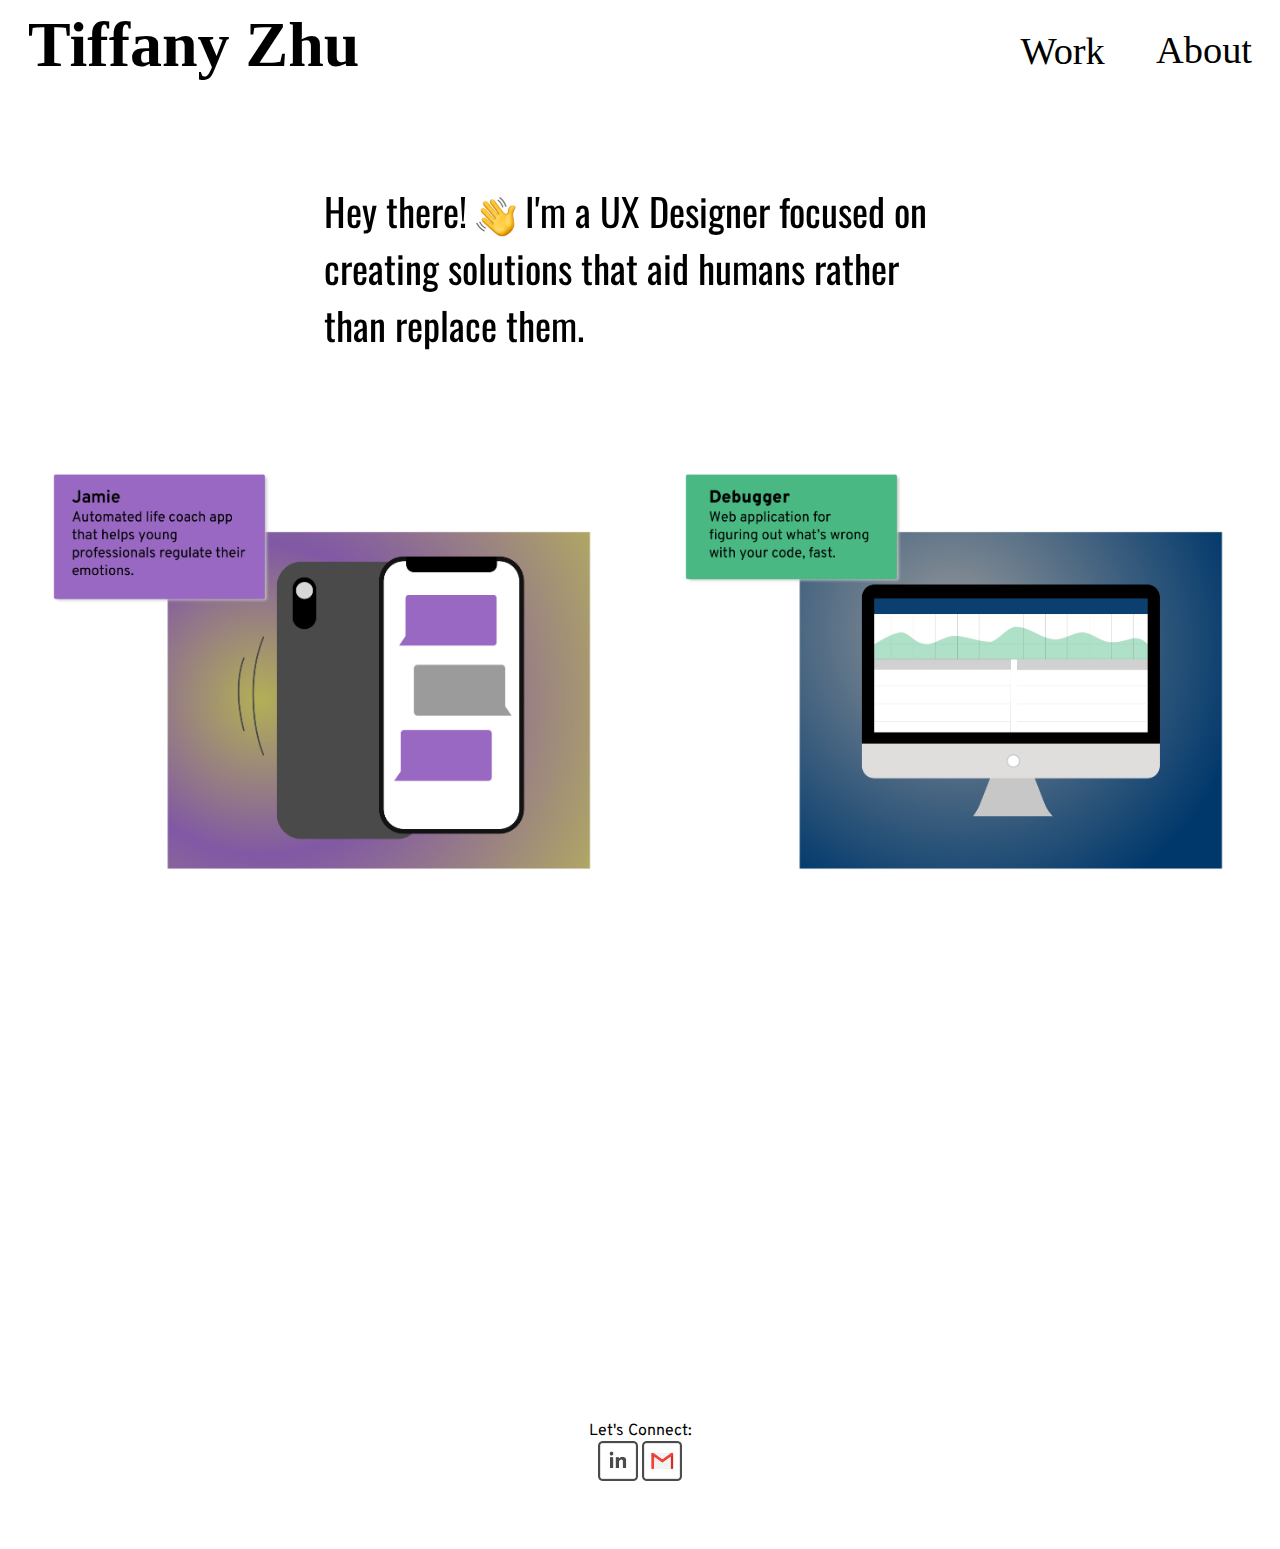
<file: index.html>
<!DOCTYPE html>
<html lang="en">
<head>
    <meta charset="utf-8">
    <meta http-equiv="X-UA-Compatible" content="IE=edge">
    <meta name="viewport" content="width=device-width, initial-scale=1, shrink-to-fit=no">
    <title>Tiffany Zhu</title>


    <link href="https://fonts.googleapis.com/css?family=Oswald|Overpass|Permanent+Marker" rel="stylesheet">

    <link href="https://unpkg.com/aos@2.3.1/dist/aos.css" rel="stylesheet">

    <script src="https://unpkg.com/aos@2.3.1/dist/aos.js"></script>

    <link rel="stylesheet" type="text/css" href="assets/stylesheet.css">

</head>

<body onload="initAOS()">

    <a href="">
        <div class="name-title">Tiffany Zhu</div>
    </a>
    <div class="navbar">
        <div class="dropdown">
        <button class="dropbtn">Work</button>
            <div class="dropdown-content">
              <a href="knowyourself/knowyourself.html">Jamie</a>
              <a href="debugger/debugger.html">Debugger</a>
              <a href="#">Chronicle</a>
            </div>
        </div>
        <a href="otherpages/about.html">
            <div>About</div>
        </a>
    </div>




    <div class="tagline" data-aos="fade-up">Hey there! <img src="images/general/waving-hand.png" class="emoji"> I'm a UX Designer focused on creating solutions that aid humans rather than replace them.</div>

    <div class="project-wrapper">

        <div data-aos="fade-up"><a href="knowyourself/knowyourself.html"><img src="images/knowyourself/knowyourself.png" class="project" class="item"></a></div>

        <div data-aos="fade-up"><a href="debugger/debugger.html"><img src="images/debugger/debugger-icon.png" class="project" class="item"></a></div>

        <div data-aos="fade-up"><a href=""><img src="images/general/chronicle.png" class="project" class="item"></a></div>

    </div>

    <div class="connect">
        <div>Let's Connect:</div>
        <a href="https://www.linkedin.com/in/tiffanyzhu" target="_blank"><img src="images/general/linkedin.png" id="icon1"></a>
        <a href="<a href="mailto:tiffanyzhu729@gmail.com" target="_blank"><img src="images/general/gmail.png" id="icon2"></a>
    </div>

        <br>
        <br>
        <br>
  </body>


<script type="text/javascript" src="assets/main.js"></script>

</html>
</file>
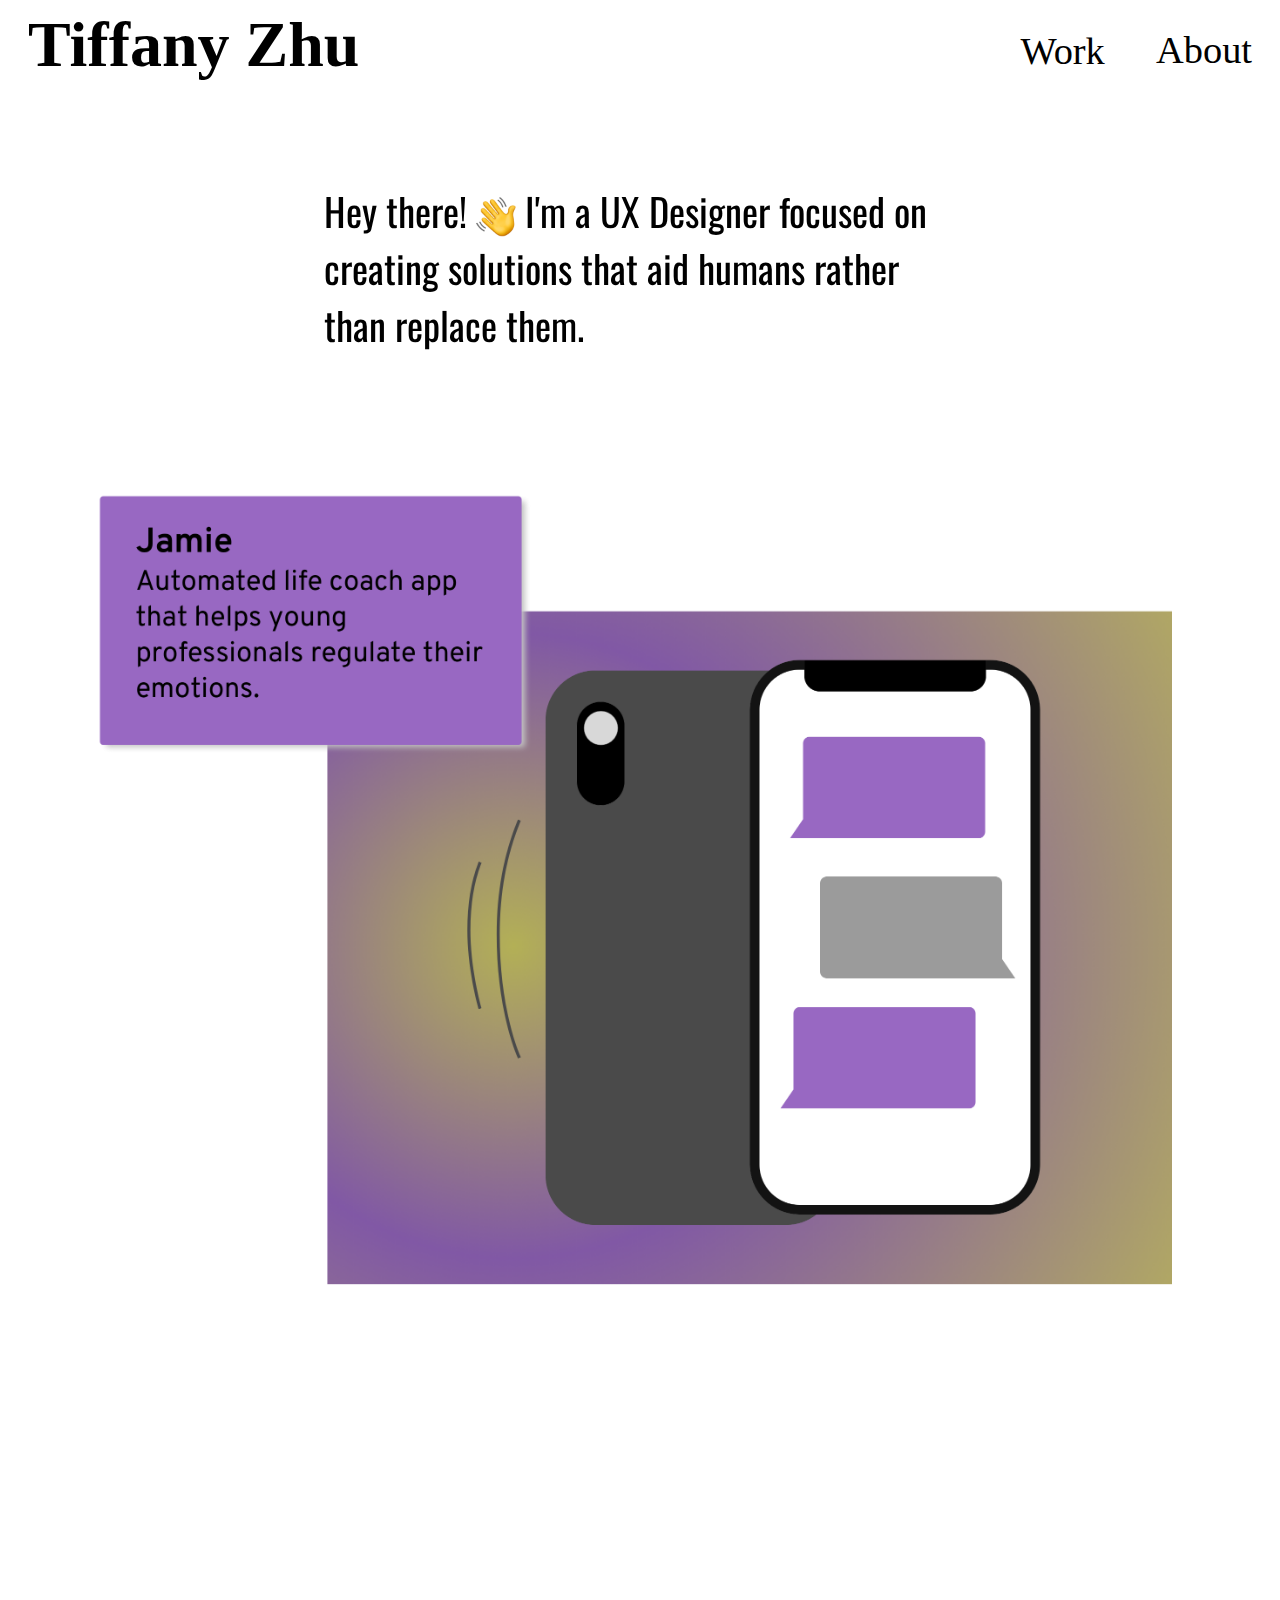
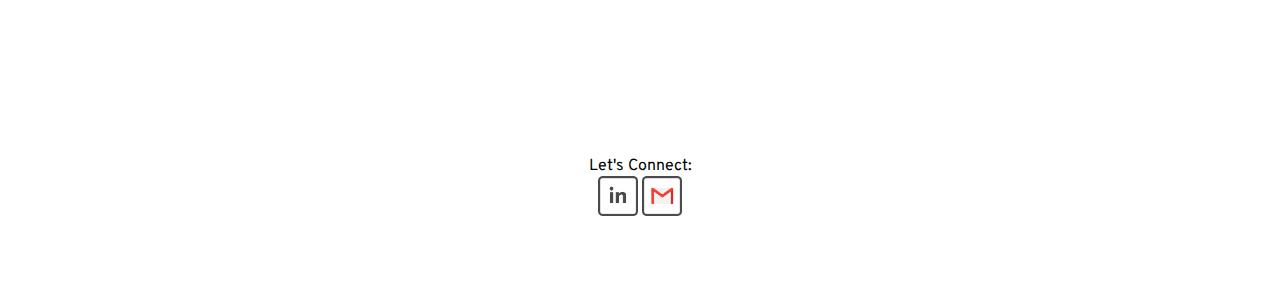
<file: otherpages/index.html>
<!DOCTYPE html>
<html lang="en">
<head>
    <meta charset="utf-8">
    <meta http-equiv="X-UA-Compatible" content="IE=edge">
    <meta name="viewport" content="width=device-width, initial-scale=1, shrink-to-fit=no">
    <title>Tiffany Zhu</title>


    <link href="https://fonts.googleapis.com/css?family=Oswald|Overpass|Permanent+Marker" rel="stylesheet">

    <link href="https://unpkg.com/aos@2.3.1/dist/aos.css" rel="stylesheet">

    <script src="https://unpkg.com/aos@2.3.1/dist/aos.js"></script>

    <link rel="stylesheet" type="text/css" href="../assets/stylesheet.css">

</head>

<body onload="initAOS()">

    <a href="">
        <div class="name-title">Tiffany Zhu</div>
    </a>
    <div class="navbar">
        <div class="dropdown">
        <button class="dropbtn">Work</button>
            <div class="dropdown-content">
              <a href="../knowyourself/knowyourself.html">Project Know Yourself</a>
              <a href="../debugger/debugger.html">Debugger</a>
              <a href="#">Chronicle</a>
            </div>
        </div>
        <a href="../otherpages/about.html">
            <div>About</div>
        </a>
    </div>




    <div class="tagline" data-aos="fade-up">Hey there! <img src="../images/general/waving-hand.png" class="emoji"> I'm a UX Designer focused on creating solutions that aid humans rather than replace them.</div>


    <div data-aos="fade-up"><a href="../knowyourself/knowyourself.html"><img src="../images/knowyourself/knowyourself.png" class="project" class="item"></a></div>

    <div data-aos="fade-up"><a href="../debugger/debugger.html"><img src="../images/debugger/debugger-icon.png" class="project" class="item"></a></div>

    <div data-aos="fade-up"><a href=""><img src="../images/general/chronicle.png" class="project" class="item"></a></div>

    <div class="connect">
        <div>Let's Connect:</div>
        <a href="https://www.linkedin.com/in/tiffanyzhu" target="_blank"><img src="../images/general/linkedin.png" id="icon1"></a>
        <a href="<a href="mailto:tiffanyzhu729@gmail.com" target="_blank"><img src="../images/general/gmail.png" id="icon2"></a>
    </div>

        <br>
        <br>
        <br>
  </body>


<script type="text/javascript" src="../assets/main.js"></script>

</html>
</file>
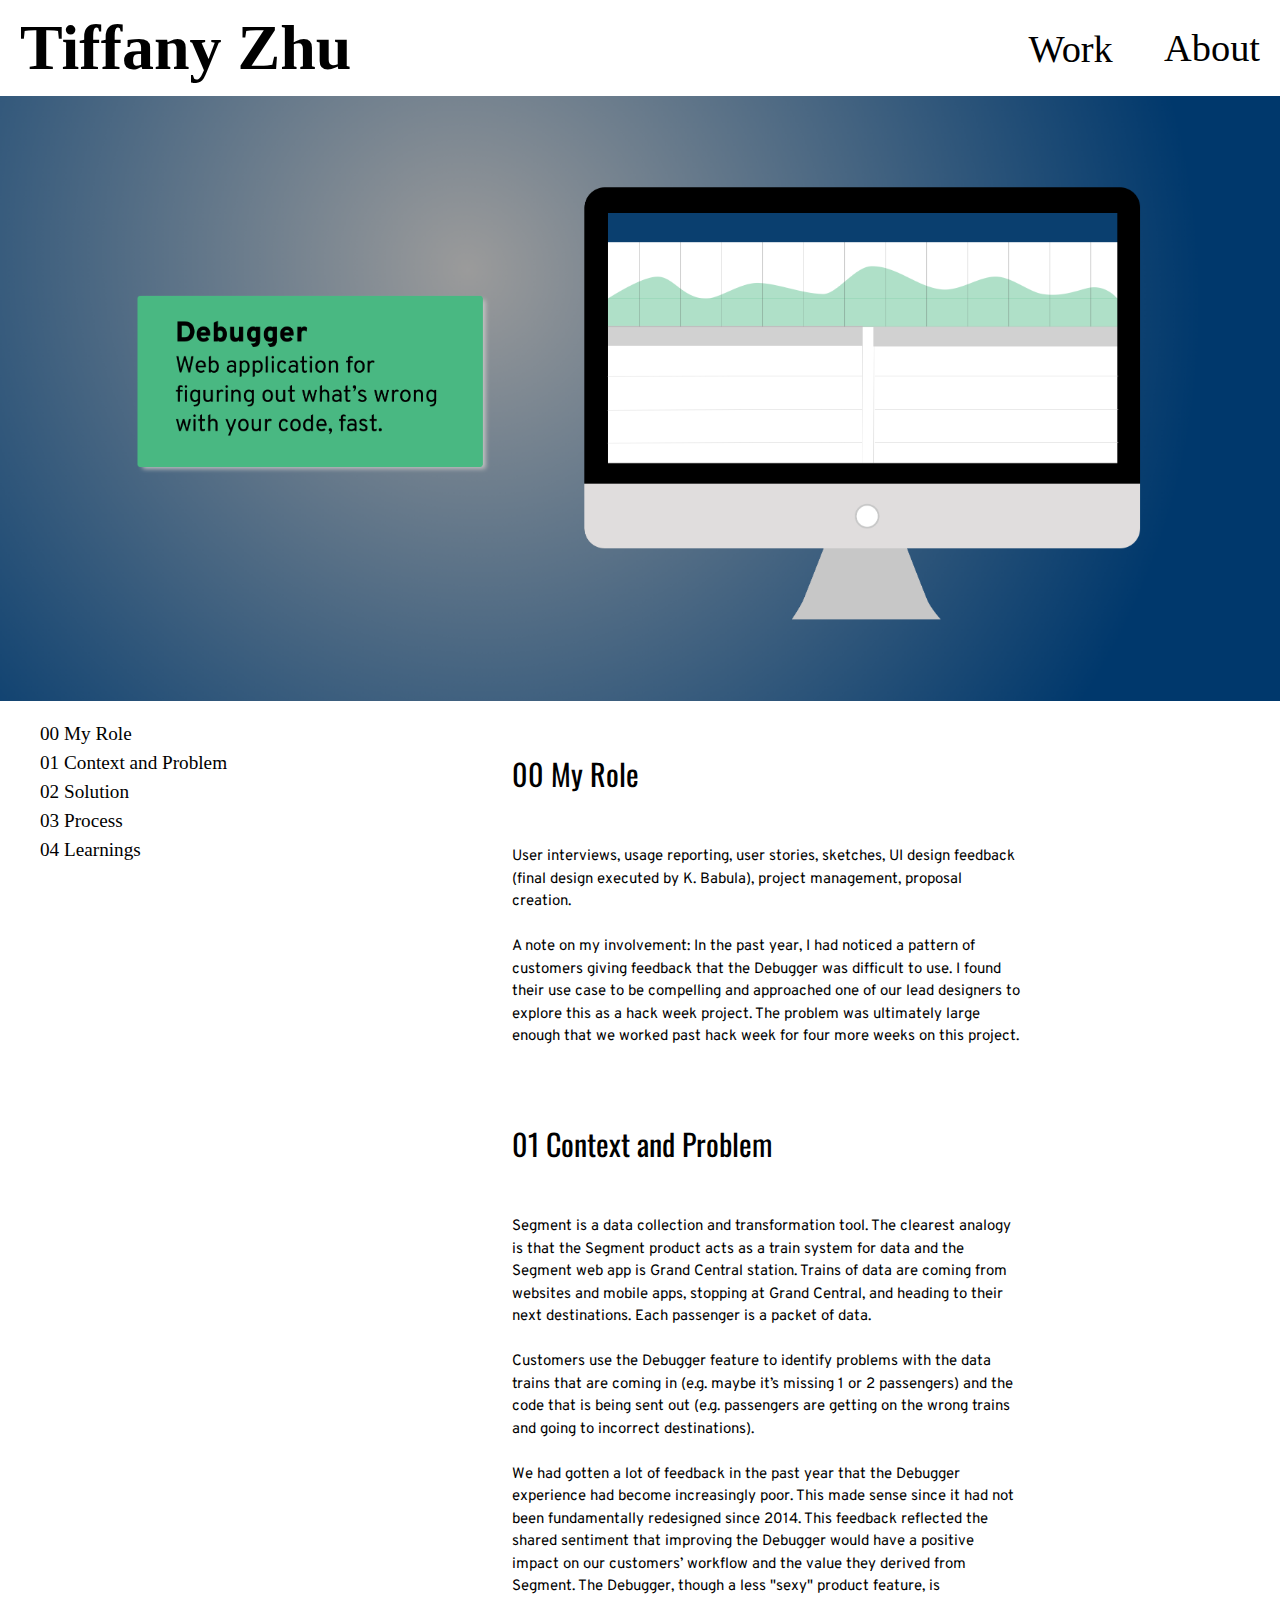
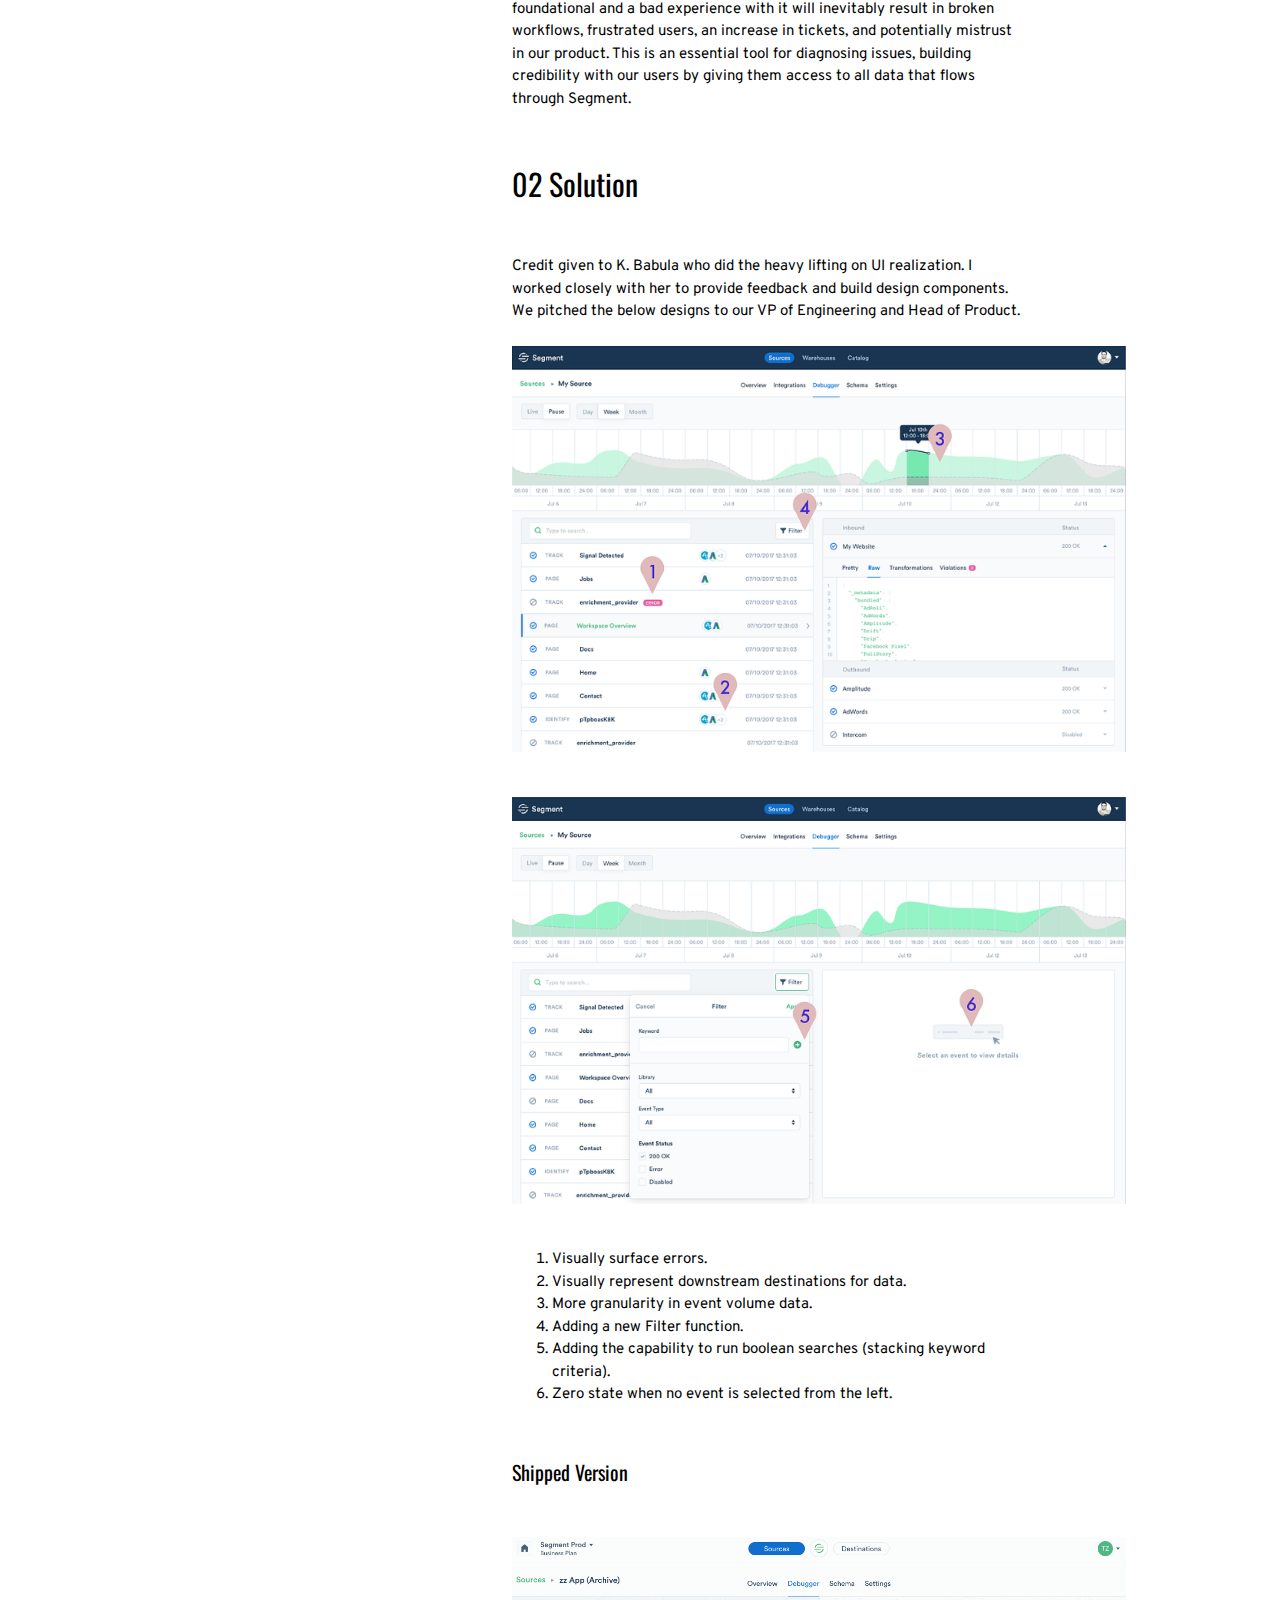
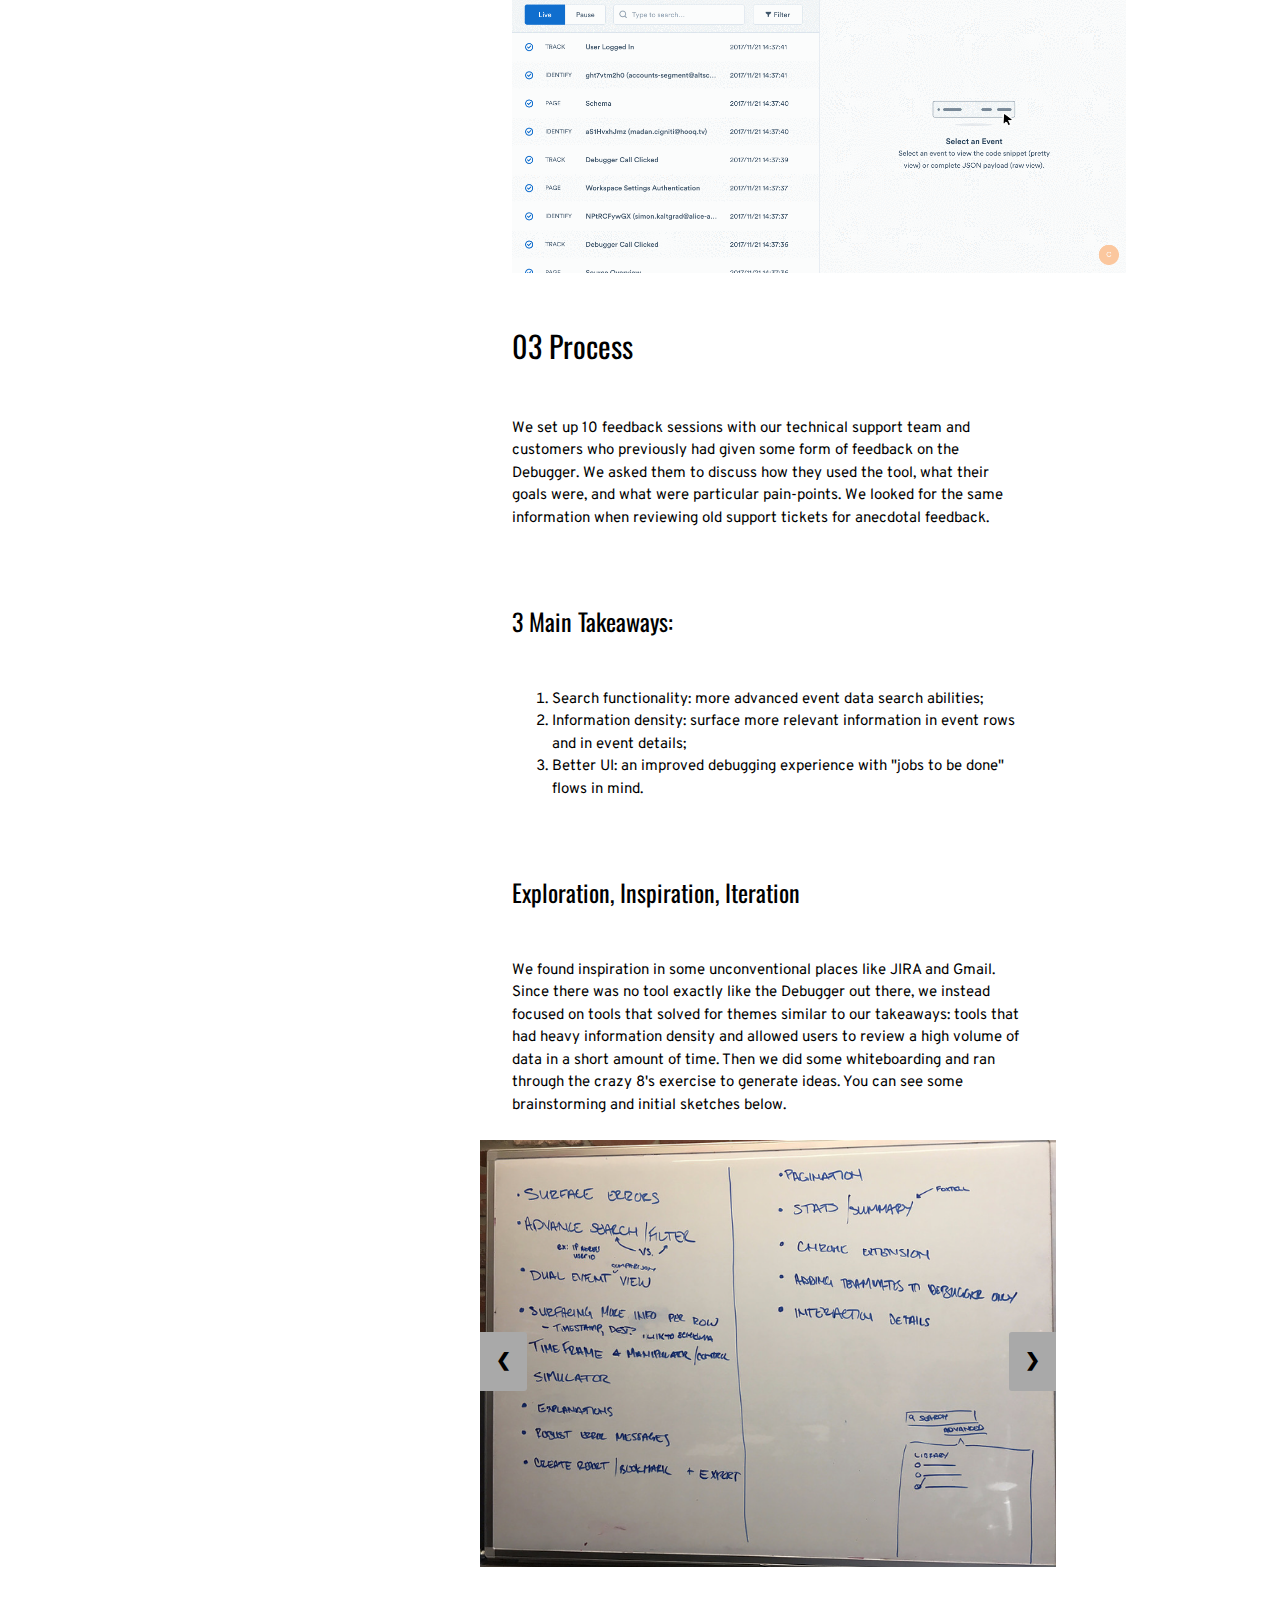
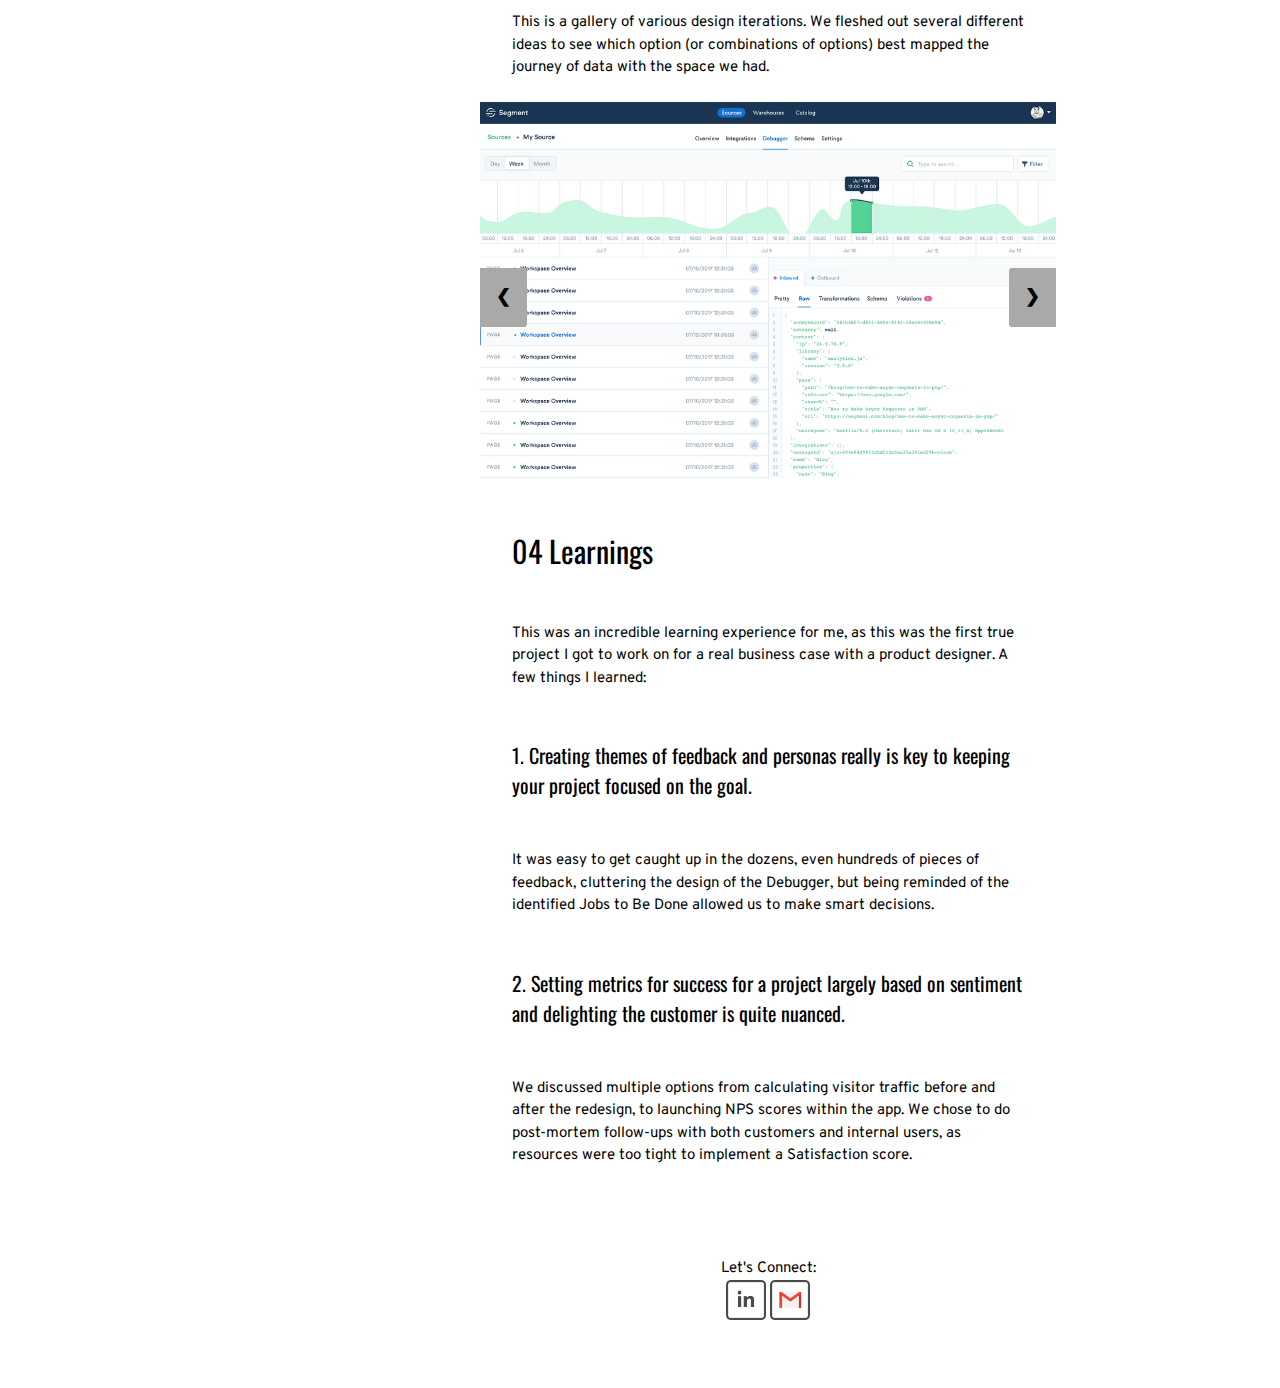
<file: debugger/debugger.html>
<!DOCTYPE html>
<html lang="en">
  <head>
    <meta charset="utf-8">
    <meta http-equiv="X-UA-Compatible" content="IE=edge">
    <meta name="viewport" content="width=device-width, initial-scale=1, shrink-to-fit=no">
    <title>Debugger - Tiffany Zhu</title>

    <link href="https://fonts.googleapis.com/css?family=Oswald|Overpass|Permanent+Marker" rel="stylesheet">

<script src="https://code.jquery.com/jquery-3.3.1.min.js" crossorigin="anonymous"></script>

<link rel="stylesheet" href="https://www.w3schools.com/w3css/4/w3.css">

<link rel="stylesheet" type="text/css" href="../assets/stylesheet.css">

</head>


  <body>

    <a href="../index.html"><div class="name-title">Tiffany Zhu</div></a>
        <div class="navbar">
        <div class="dropdown">
        <button class="dropbtn">Work</button>
            <div class="dropdown-content">
              <a href="../knowyourself/knowyourself.html">Jamie</a>
              <a href="../debugger/debugger.html">Debugger</a>
              <a href="#">Chronicle</a>
            </div>
        </div>
        <a href="../otherpages/about.html">
            <div>About</div>
        </a>
    </div>

    <img src="../images/debugger/debugger-hero.png" class="hero-image">

    <div id="page-wrap">
        <div id="sidebar" class="sticky-top">
            <ul>
                <li><a href="#my-role">00 My Role</a></li>
                <li><a href="#context-problem">01 Context and Problem</a></li>
                <li><a href="#solution">02 Solution</a></li>
                <li><a href="#process">03 Process</a></li>
                <li><a href="#learnings">04 Learnings</a></li>
            </ul>
        </div>

        <div id="content">
            <h2 id="my-role">
                00 My Role
            </h2>

                <p>
                User interviews, usage reporting, user stories, sketches, UI design feedback (final design executed by K. Babula), project management, proposal creation.
                </p>
                <br>
                <p>
                A note on my involvement: In the past year, I had noticed a pattern of customers giving feedback that the Debugger was difficult to use. I found their use case to be compelling and approached one of our lead designers to explore this as a hack week project. The problem was ultimately large enough that we worked past hack week for four more weeks on this project.
                </p>
                <br>

            <h2 id="context-problem">
                01 Context and Problem
            </h2>

            <p>
                Segment is a data collection and transformation tool. The clearest analogy is that the Segment product acts as a train system for data and the Segment web app is Grand Central station. Trains of data are coming from websites and mobile apps, stopping at Grand Central, and heading to their next destinations. Each passenger is a packet of data.
            </p>
            <br>
            <p>
                Customers use the Debugger feature to identify problems with the data trains that are coming in (e.g. maybe it’s missing 1 or 2 passengers) and the code that is being sent out (e.g. passengers are getting on the wrong trains and going to incorrect destinations).
            </p>
            <br>
            <p>
                We had gotten a lot of feedback in the past year that the Debugger experience had become increasingly poor. This made sense since it had not been fundamentally redesigned since 2014. This feedback reflected the shared sentiment that improving the Debugger would have a positive impact on our customers’ workflow and the value they derived from Segment. The Debugger, though a less "sexy" product feature, is foundational and a bad experience with it will inevitably result in broken workflows, frustrated users, an increase in tickets, and potentially mistrust in our product. This is an essential tool for diagnosing issues, building credibility with our users by giving them access to all data that flows through Segment.
            </p>
            <h2 id="solution">
                02 Solution
            </h2>

            <p>
                Credit given to K. Babula who did the heavy lifting on UI realization. I worked closely with her to provide feedback and build design components. We pitched the below designs to our VP of Engineering and Head of Product.
                <br>
                <br>
                <img src="../images/debugger/debugger-solution-1.png" class="image">
                <br>
                <br>
                <br>
                <img src="../images/debugger/debugger-solution-2.png" class="image">
                </p>
                <br>






<!--      <div class="w3-content w3-display-container">
        <img class="mySlides" src="../images/debugger/debugger-solution-1.png">
        <img class="mySlides" src="../images/debugger/debugger-solution-2.png">

        <button class="w3-button w3-black w3-display-left" onclick="plusDivs(-1)">&#10094;</button>
        <button class="w3-button w3-black w3-display-right" onclick="plusDivs(1)">&#10095;</button>
      </div>-->


            <br>
            <ol>
              <li>Visually surface errors.</li>
              <li>Visually represent downstream destinations for data.</li>
              <li>More granularity in event volume data.</li>
              <li>Adding a new Filter function.</li>
              <li>Adding the capability to run boolean searches (stacking keyword criteria).</li>
              <li>Zero state when no event is selected from the left.</li>
            </ol>

            <h4>Shipped Version</h4>
              <p><img src="../images/debugger/shipped.gif" class="image"> </p>


            <h2 id="process">
                03 Process
            </h2>

            <p>
                We set up 10 feedback sessions with our technical support team and customers who previously had given some form of feedback on the Debugger. We asked them to discuss how they used the tool, what their goals were, and what were particular pain-points. We looked for the same information when reviewing old support tickets for anecdotal feedback.
            </p>
            <br>
            <h3>3 Main Takeaways:</h3>
            <p>
               <ol>
                  <li>Search functionality: more advanced event data search abilities;</li>
                  <li>Information density: surface more relevant information in event rows and in event details;</li>
                  <li>Better UI: an improved debugging experience with "jobs to be done" flows in mind.</li>
               </ol>
           </p>
            <br>
            <h3>Exploration, Inspiration, Iteration</h3>
            <p>
               We found inspiration in some unconventional places like JIRA and Gmail. Since there was no tool exactly like the Debugger out there, we instead focused on tools that solved for themes similar to our takeaways: tools that had heavy information density and allowed users to review a high volume of data in a short amount of time. Then we did some whiteboarding and ran through the crazy 8's exercise to generate ideas. You can see some brainstorming and initial sketches below.
           </p>
            <br>

      <!-- Slideshow container -->
      <div class="slideshow-container">
        <div class="mySlides1">
          <img src="../images/debugger/debugger-process-1.png" style="width:100%">
        </div>

        <div class="mySlides1">
          <img src="../images/debugger/debugger-process-2.png" style="width:100%">
        </div>

        <div class="mySlides1">
          <img src="../images/debugger/debugger-process-3.png" style="width:100%">
        </div>

        <div class="mySlides1">
          <img src="../images/debugger/debugger-process-4.png" style="width:100%">
        </div>

  <a class="prev" onclick="plusSlides(-1, 0)">&#10094;</a>
  <a class="next" onclick="plusSlides(1, 0)">&#10095;</a>
      </div>

        <br>
        <br>
        <p>
        This is a gallery of various design iterations. We fleshed out several different ideas to see which option (or combinations of options) best mapped the journey of data with the space we had.
       </p>
        <br>

      <!-- Slideshow container -->
      <div class="slideshow-container">
        <div class="mySlides2">
          <img src="../images/debugger/debugger-iteration-1.png" style="width:100%">
        </div>

        <div class="mySlides2">
          <img src="../images/debugger/debugger-iteration-2.png" style="width:100%">
        </div>

        <div class="mySlides2">
          <img src="../images/debugger/debugger-iteration-3.png" style="width:100%">
        </div>

        <div class="mySlides2">
          <img src="../images/debugger/debugger-iteration-4.png" style="width:100%">
        </div>

        <a class="prev" onclick="plusSlides(-1, 1)">&#10094;</a>
        <a class="next" onclick="plusSlides(1, 1)">&#10095;</a>
      </div>

            <h2 id="learnings">
                04 Learnings
            </h2>

            <p>
                This was an incredible learning experience for me, as this was the first true project I got to work on for a real business case with a product designer. A few things I learned:
            </p>
            <h4>1. Creating themes of feedback and personas really is key to keeping your project focused on the goal.</h4>
            <p>
                It was easy to get caught up in the dozens, even hundreds of pieces of feedback, cluttering the design of the Debugger, but being reminded of the identified Jobs to Be Done allowed us to make smart decisions.
            </p>
            <h4>2. Setting metrics for success for a project largely based on sentiment and delighting the customer is quite nuanced.</h4>
            <p>
                We discussed multiple options from calculating visitor traffic before and after the redesign, to launching NPS scores within the app. We chose to do post-mortem follow-ups with both customers and internal users, as resources were too tight to implement a Satisfaction score.
            </p>
            <br>
            <br>
            <br>
            <br>

    <div class="connect">
        <div>Let's Connect:</div>
        <a href="https://www.linkedin.com/in/tiffanyzhu" target="_blank"><img src="../images/general/linkedin.png" id="icon1"></a>
        <a href="<a href="mailto:tiffanyzhu729@gmail.com" target="_blank"><img src="../images/general/gmail.png" id="icon2"></a>
    </div>
          <br>
          <br>
          <br>
        </div>

    </div>

<script type="text/javascript" src="../assets/main.js"></script>



  </body>


</html>
</file>
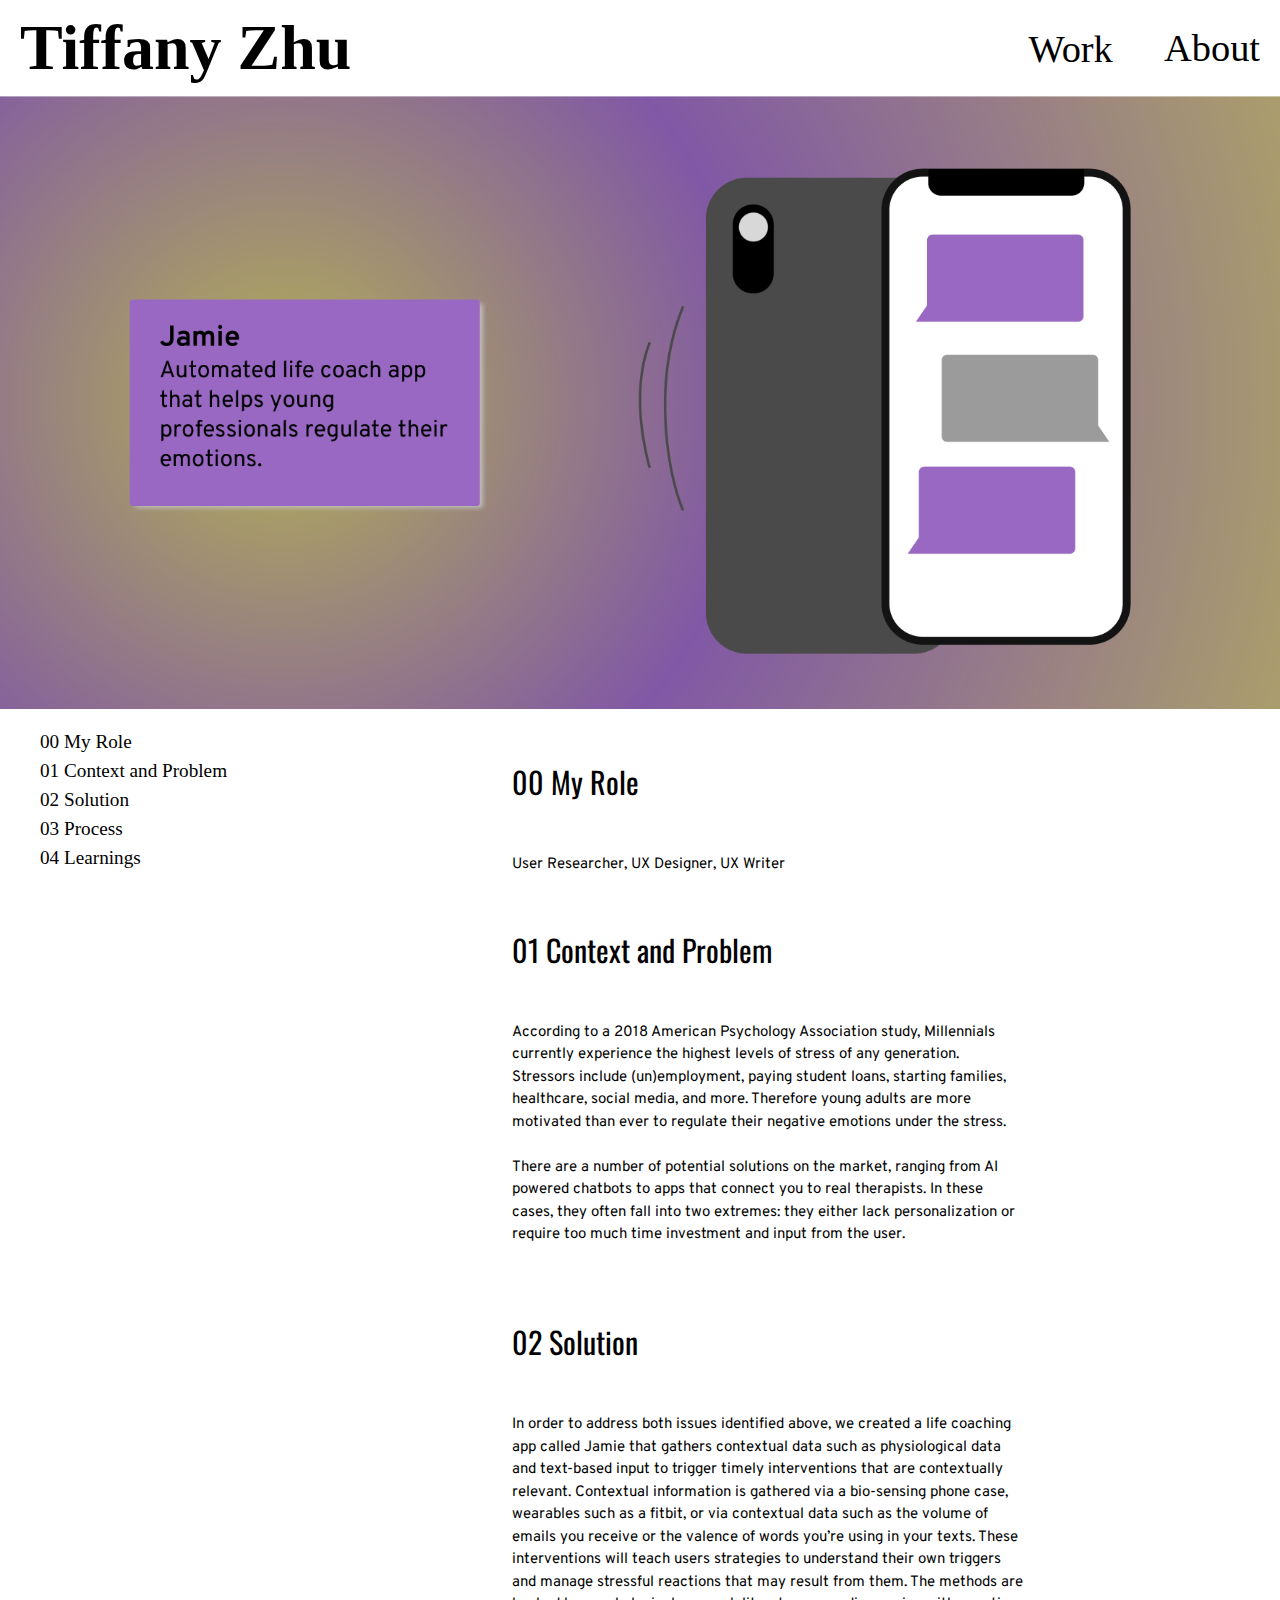
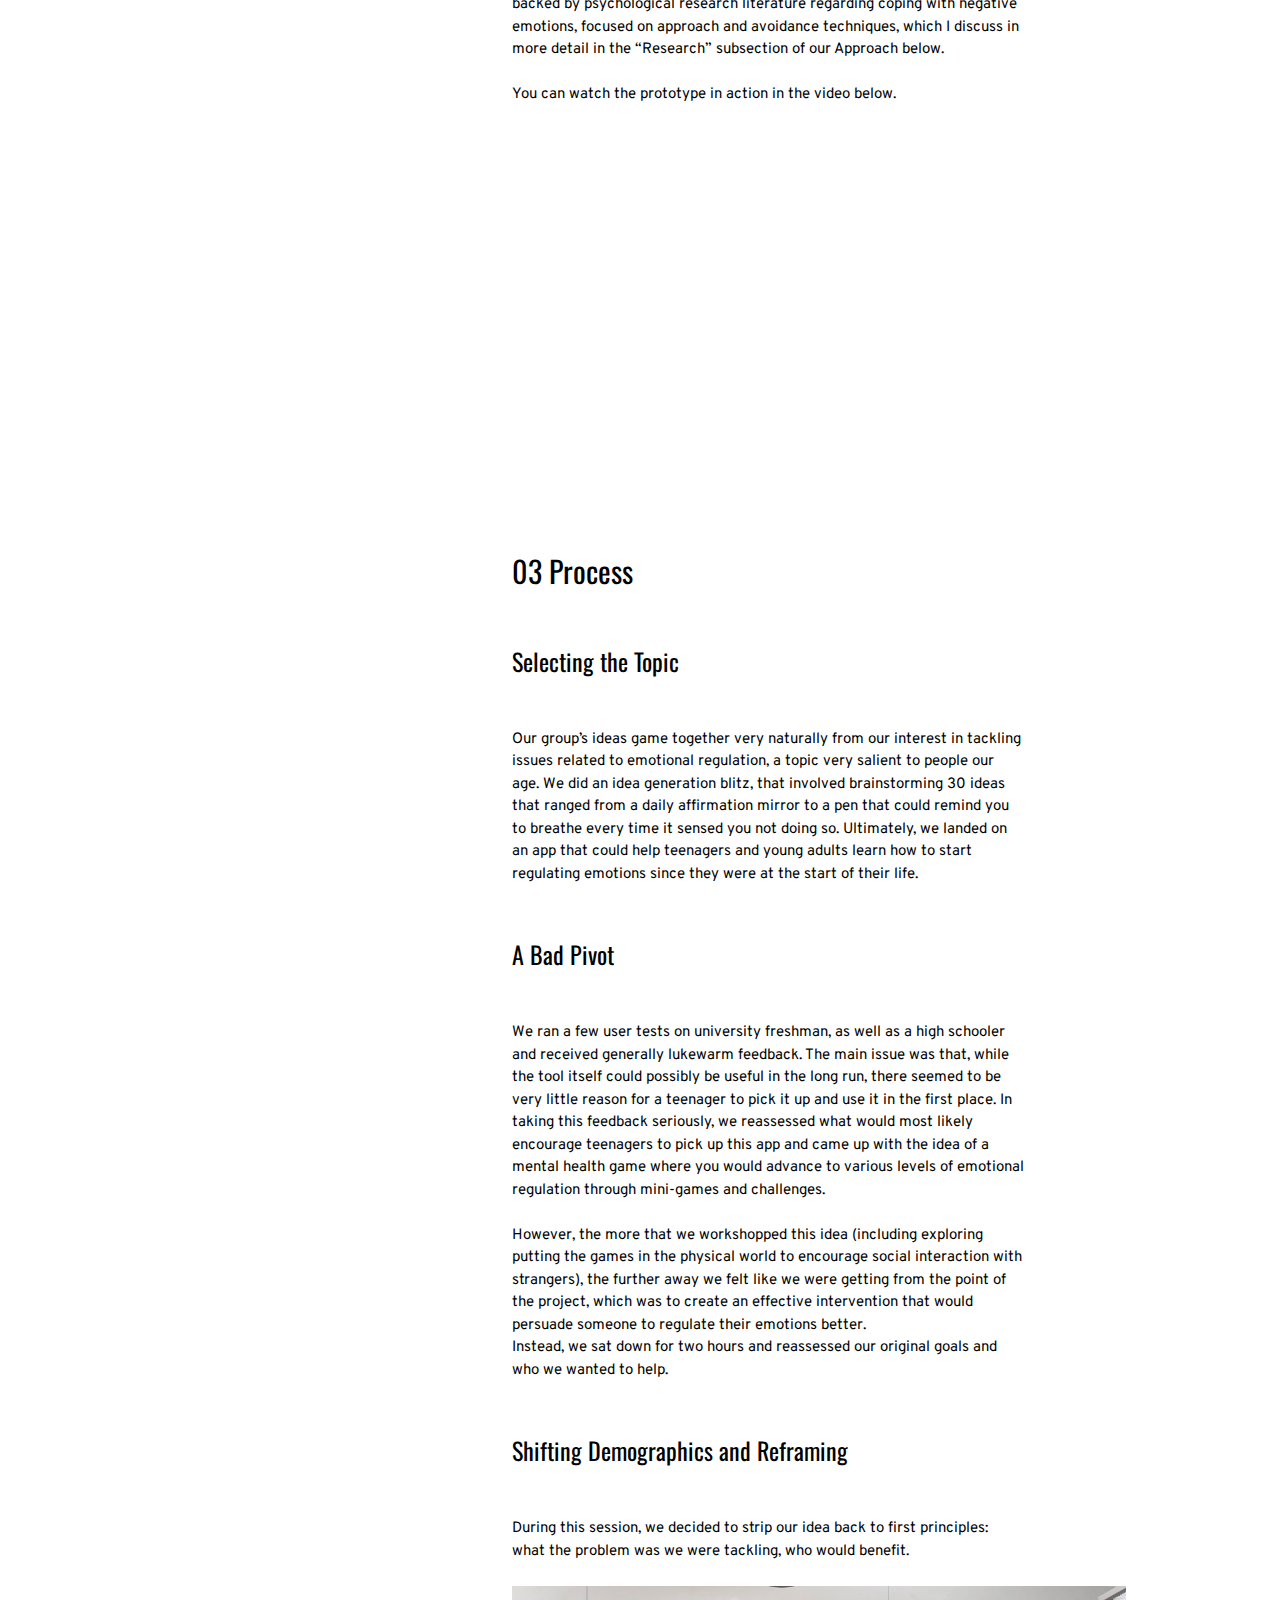
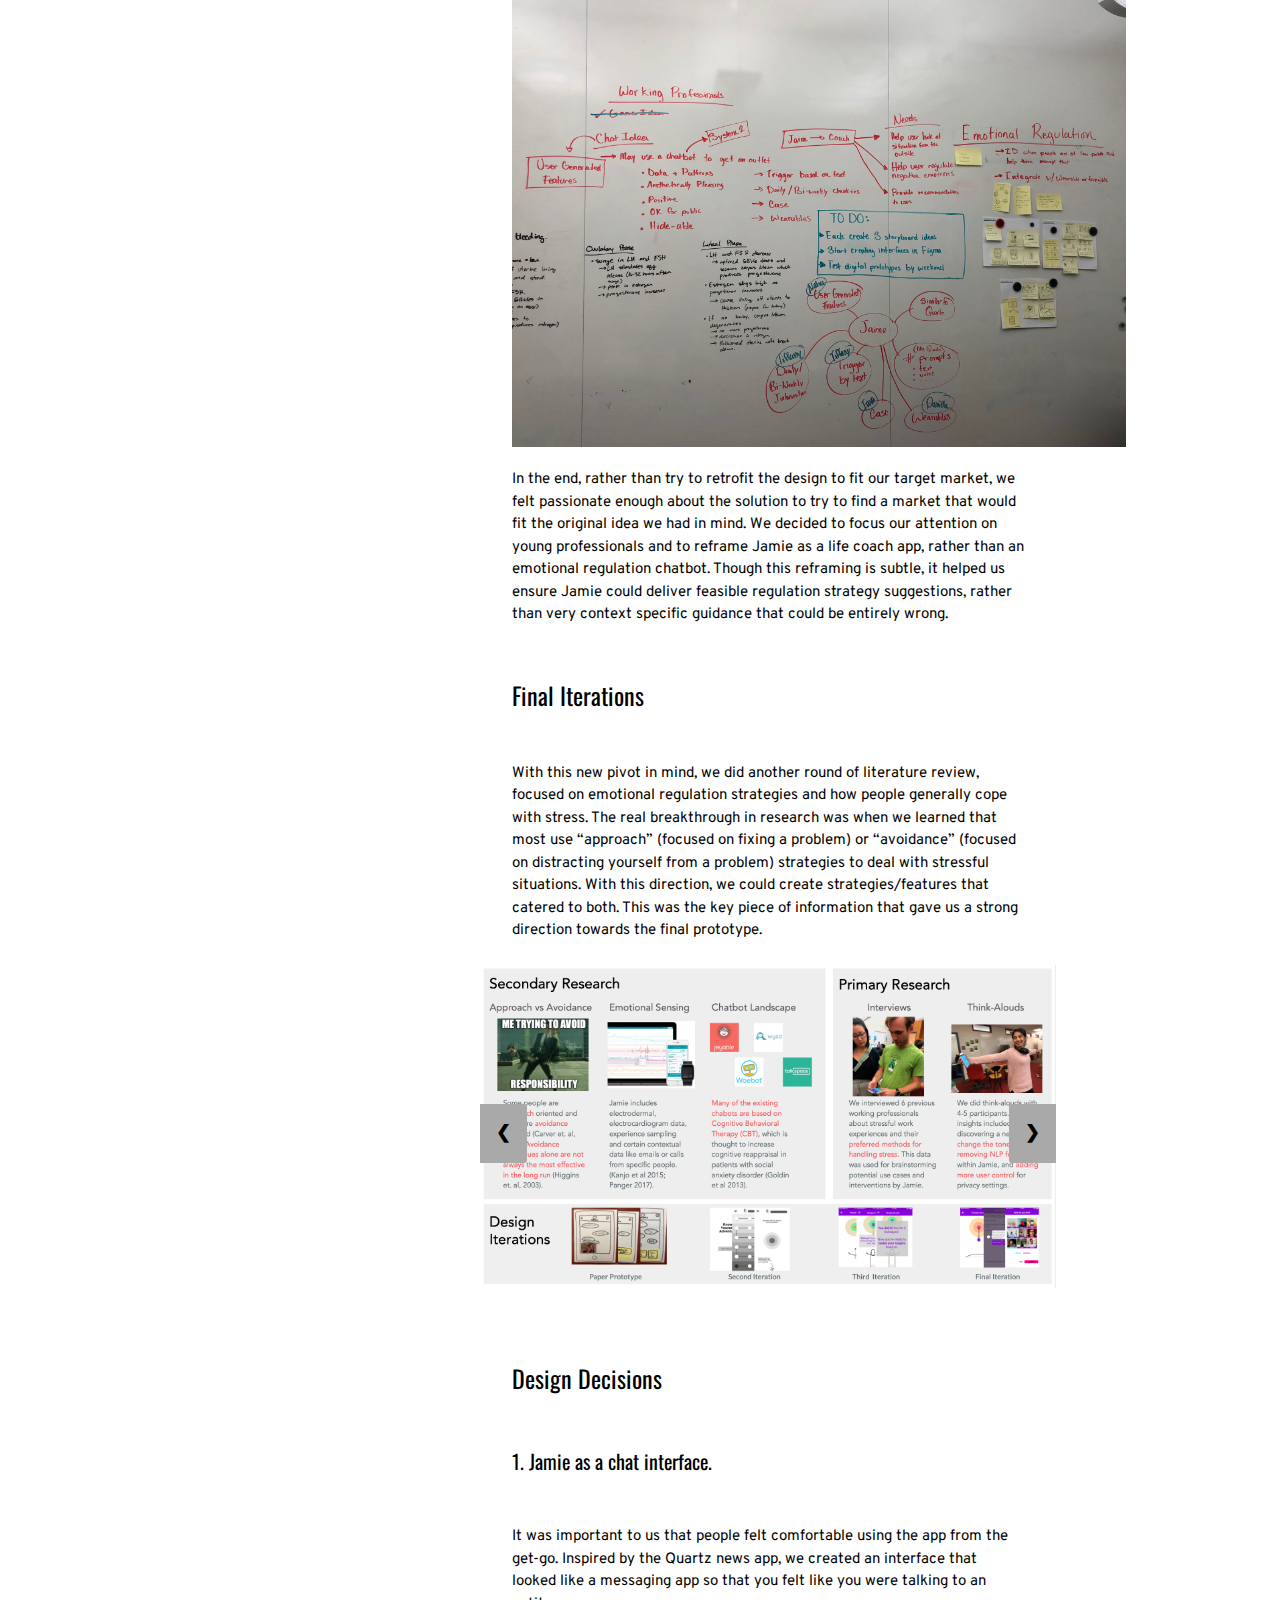
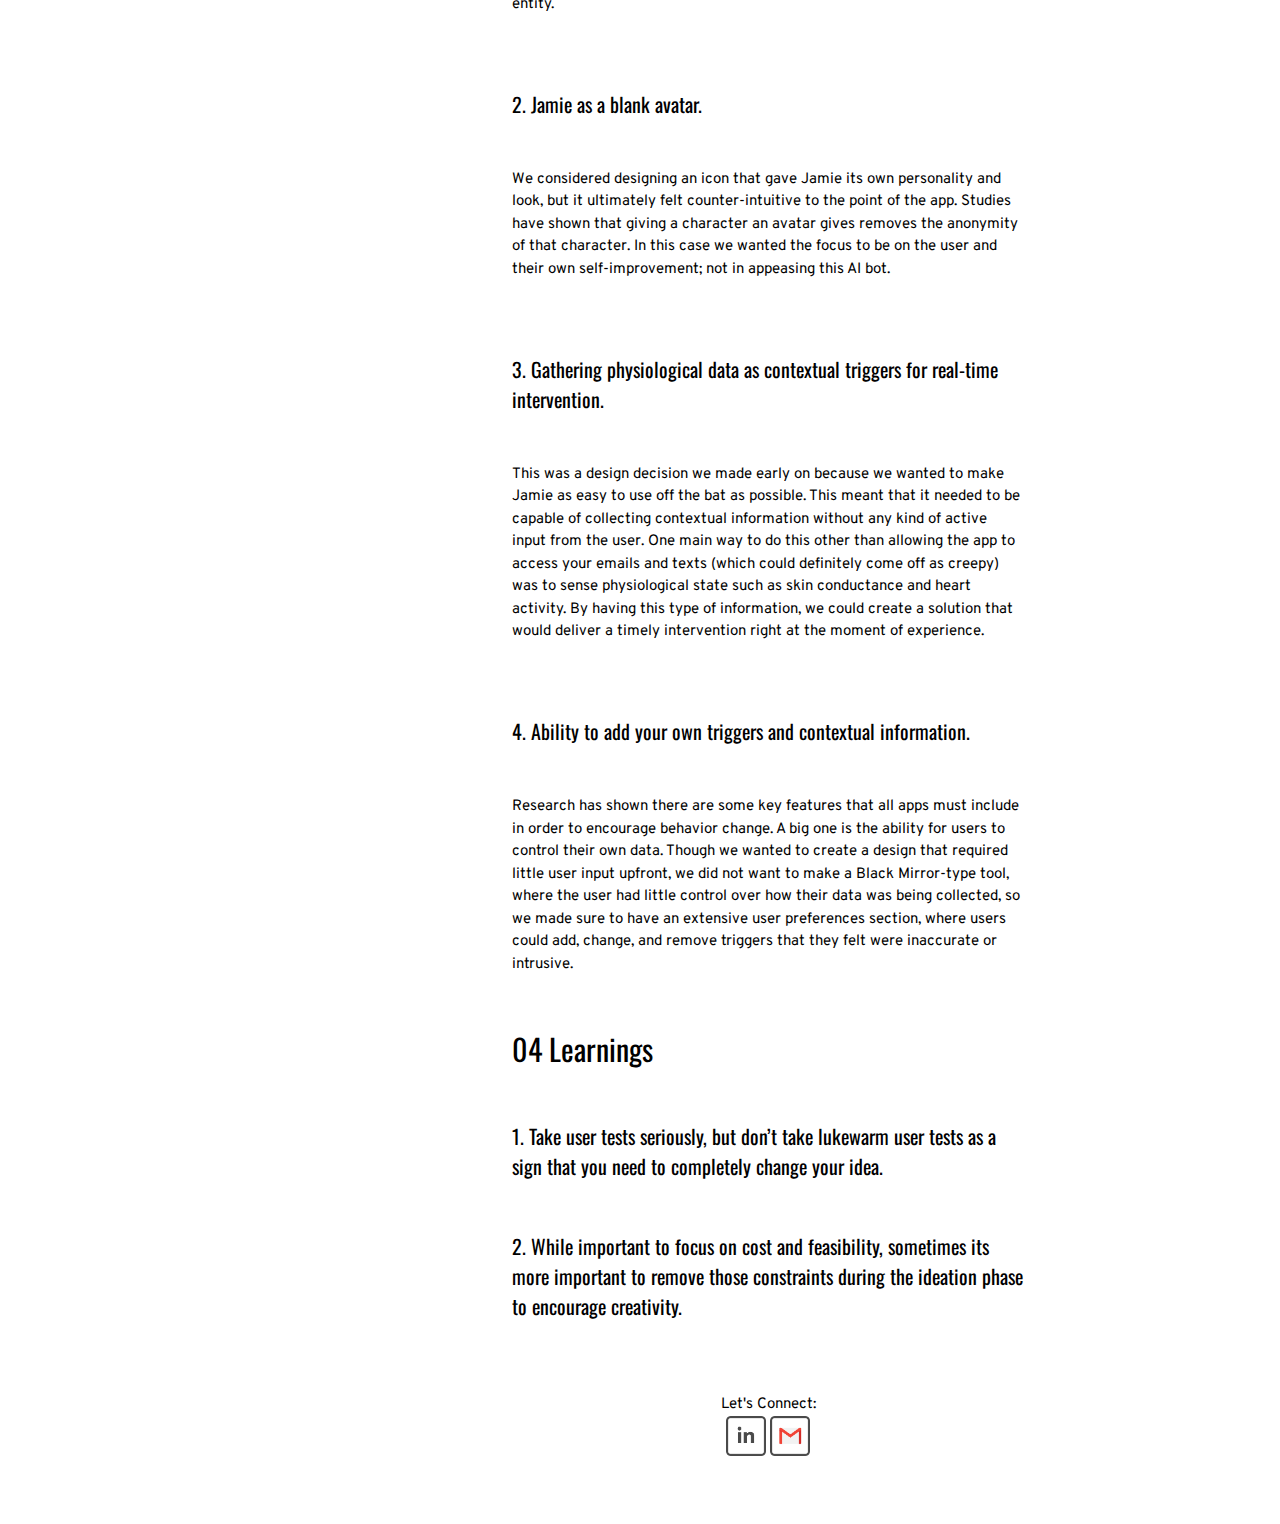
<file: knowyourself/knowyourself.html>
<!DOCTYPE html>
<html lang="en">
  <head>
    <meta charset="utf-8">
    <meta http-equiv="X-UA-Compatible" content="IE=edge">
    <meta name="viewport" content="width=device-width, initial-scale=1, shrink-to-fit=no">
    <title>Know Yourself - Tiffany Zhu</title>

    <link href="https://fonts.googleapis.com/css?family=Oswald|Overpass|Permanent+Marker" rel="stylesheet">

<script src="https://code.jquery.com/jquery-3.3.1.min.js" crossorigin="anonymous"></script>

<link rel="stylesheet" href="https://www.w3schools.com/w3css/4/w3.css">

<link rel="stylesheet" type="text/css" href="../assets/stylesheet.css">

  </head>


    <body>

    <a href="../index.html"><div class="name-title">Tiffany Zhu</div></a>
        <div class="navbar">
        <div class="dropdown">
        <button class="dropbtn">Work</button>
            <div class="dropdown-content">
              <a href="../knowyourself/knowyourself.html">Jamie</a>
              <a href="../debugger/debugger.html">Debugger</a>
              <a href="#">Chronicle</a>
            </div>
        </div>
        <a href="../otherpages/about.html">
            <div>About</div>
        </a>
    </div>

    <img src="../images/knowyourself/knowyourselfhero.png" class="hero-image">

    <div id="page-wrap">
        <div id="sidebar" class="sticky-top">
            <ul>
                <li><a href="#my-role">00 My Role</a></li>
                <li><a href="#context-problem">01 Context and Problem</a></li>
                <li><a href="#solution">02 Solution</a></li>
                <li><a href="#process">03 Process</a></li>
                <li><a href="#learnings">04 Learnings</a></li>
            </ul>
        </div>

        <div id="content">
            <h2 id="my-role">
                00 My Role
            </h2>

                <p>
                User Researcher, UX Designer, UX Writer
                </p>

            <h2 id="context-problem">
                01 Context and Problem
            </h2>

            <p>
                According to a 2018 American Psychology Association study, Millennials currently experience the highest levels of stress of any generation. Stressors include (un)employment, paying student loans, starting families, healthcare, social media, and more. Therefore young adults are more motivated than ever to regulate their negative emotions under the stress.
            </p>
            <br>
            <p>
                There are a number of potential solutions on the market, ranging from AI powered chatbots to apps that connect you to real therapists. In these cases, they often fall into two extremes: they either lack personalization or require too much time investment and input from the user.
            </p>
            <br>
            <h2 id="solution">
                02 Solution
            </h2>

            <p>
                In order to address both issues identified above, we created a life coaching app called Jamie that gathers contextual data such as physiological data and text-based input to trigger timely interventions that are contextually relevant. Contextual information is gathered via a bio-sensing phone case, wearables such as a fitbit, or via contextual data such as the volume of emails you receive or the valence of words you’re using in your texts. These interventions will teach users strategies to understand their own triggers and manage stressful reactions that may result from them. The methods are backed by psychological research literature regarding coping with negative emotions, focused on approach and avoidance techniques, which I discuss in more detail in the “Research” subsection of our Approach below.
            </p>
            <br>
            <p>
                You can watch the prototype in action in the video below.
            </p>
            <br>
            <p><iframe src="https://player.vimeo.com/video/303399786" width="640" height="360" frameborder="0" webkitallowfullscreen mozallowfullscreen allowfullscreen></iframe></p>

            <h2 id="process">
                03 Process
            </h2>

            <h3>
                Selecting the Topic
            </h3>

                <p>
                    Our group’s ideas game together very naturally from our interest in tackling issues related to emotional regulation, a topic very salient to people our age. We did an idea generation blitz, that involved brainstorming 30 ideas that ranged from a daily affirmation mirror to a pen that could remind you to breathe every time it sensed you not doing so. Ultimately, we landed on an app that could help teenagers and young adults learn how to start regulating emotions since they were at the start of their life.
                </p>

            <h3>
                A Bad Pivot
            </h3>

                <p>
                    We ran a few user tests on university freshman, as well as a high schooler and received generally lukewarm feedback. The main issue was that, while the tool itself could possibly be useful in the long run, there seemed to be very little reason for a teenager to pick it up and use it in the first place. In taking this feedback seriously, we reassessed what would most likely encourage teenagers to pick up this app and came up with the idea of a mental health game where you would advance to various levels of emotional regulation through mini-games and challenges.
                </p>
                <br>
                <p>
                    However, the more that we workshopped this idea (including exploring putting the games in the physical world to encourage social interaction with strangers), the further away we felt like we were getting from the point of the project, which was to create an effective intervention that would persuade someone to regulate their emotions better.
                </p>
                <p>
                    Instead, we sat down for two hours and reassessed our original goals and who we wanted to help.
                </p>
            <h3>
                Shifting Demographics and Reframing
            </h3>

                <p>
                    During this session, we decided to strip our idea back to first principles: what the problem was we were tackling, who would benefit.
                </p>
                <br>
                <p><img src="../images/knowyourself/brainstorm-2.jpg" class="image"></p>
                <br>
                <p>
                    In the end, rather than try to retrofit the design to fit our target market, we felt passionate enough about the solution to try to find a market that would fit the original idea we had in mind. We decided to focus our attention on young professionals and to reframe Jamie as a life coach app, rather than an emotional regulation chatbot. Though this reframing is subtle, it helped us ensure Jamie could deliver feasible regulation strategy suggestions, rather than very context specific guidance that could be entirely wrong.
                </p>

            <h3>
                Final Iterations
            </h3>

                <p>
                    With this new pivot in mind, we did another round of literature review, focused on emotional regulation strategies and how people generally cope with stress. The real breakthrough in research was when we learned that most use “approach” (focused on fixing a problem) or “avoidance” (focused on distracting yourself from a problem) strategies to deal with stressful situations. With this direction, we could create strategies/features that catered to both. This was the key piece of information that gave us a strong direction towards the final prototype.
                </p>
                <br>
                <!-- Slideshow container -->
                  <div class="slideshow-container">
                    <div class="mySlides1">
                      <img src="../images/knowyourself/knowyourself-final3.png" style="width:100%">
                    </div>

                    <div class="mySlides1">
                      <img src="../images/knowyourself/knowyourself-final1.png" style="width:100%">
                    </div>

                    <div class="mySlides1">
                      <img src="../images/knowyourself/knowyourself-final2.png" style="width:100%">
                    </div>

                    <a class="prev" onclick="plusSlides(-1, 0)">&#10094;</a>
                    <a class="next" onclick="plusSlides(1, 0)">&#10095;</a>
                    </div>
                <br>

            <h3>
                Design Decisions
            </h3>

                <h4>1. Jamie as a chat interface.</h4>
                    <p>
                        It was important to us that people felt comfortable using the app from the get-go. Inspired by the Quartz news app, we created an interface that looked like a messaging app so that you felt like you were talking to an entity.
                    </p>
                <br>
                <h4>2. Jamie as a blank avatar.</h4>
                    <p>
                        We considered designing an icon that gave Jamie its own personality and look, but it ultimately felt counter-intuitive to the point of the app. Studies have shown that giving a character an avatar gives removes the anonymity of that character. In this case we wanted the focus to be on the user and their own self-improvement; not in appeasing this AI bot.
                    </p>
                <br>
                <h4>3. Gathering physiological data as contextual triggers for real-time intervention.</h4>
                    <p>
                        This was a design decision we made early on because we wanted to make Jamie as easy to use off the bat as possible. This meant that it needed to be capable of collecting contextual information without any kind of active input from the user. One main way to do this other than allowing the app to access your emails and texts (which could definitely come off as creepy) was to sense physiological state such as skin conductance and heart activity. By having this type of information, we could create a solution that would deliver a timely intervention right at the moment of experience.
                    </p>
                <br>
                <h4>4. Ability to add your own triggers and contextual information.</h4>
                    <p>
                        Research has shown there are some key features that all apps must include in order to encourage behavior change. A big one is the ability for users to control their own data. Though we wanted to create a design that required little user input upfront, we did not want to make a Black Mirror-type tool, where the user had little control over how their data was being collected, so we made sure to have an extensive user preferences section, where users could add, change, and remove triggers that they felt were inaccurate or intrusive.
                    </p>

            <h2 id="learnings">
                04 Learnings
            </h2>
                    <h4>1. Take user tests seriously, but don’t take lukewarm user tests as a sign that you need to completely change your idea.</h4>
                    <h4>2. While important to focus on cost and feasibility, sometimes its more important to remove those constraints during the ideation phase to encourage creativity. </h4>
                <br>



    <div class="connect">
        <div>Let's Connect:</div>
        <a href="https://www.linkedin.com/in/tiffanyzhu" target="_blank"><img src="../images/general/linkedin.png" id="icon1"></a>
        <a href="<a href="mailto:tiffanyzhu729@gmail.com" target="_blank"><img src="../images/general/gmail.png" id="icon2"></a>
    </div>
    <br>
    <br>
    <br>
    </div>



    </div>



<script type="text/javascript" src="../assets/main.js"></script>

  </body>
</html>
</file>
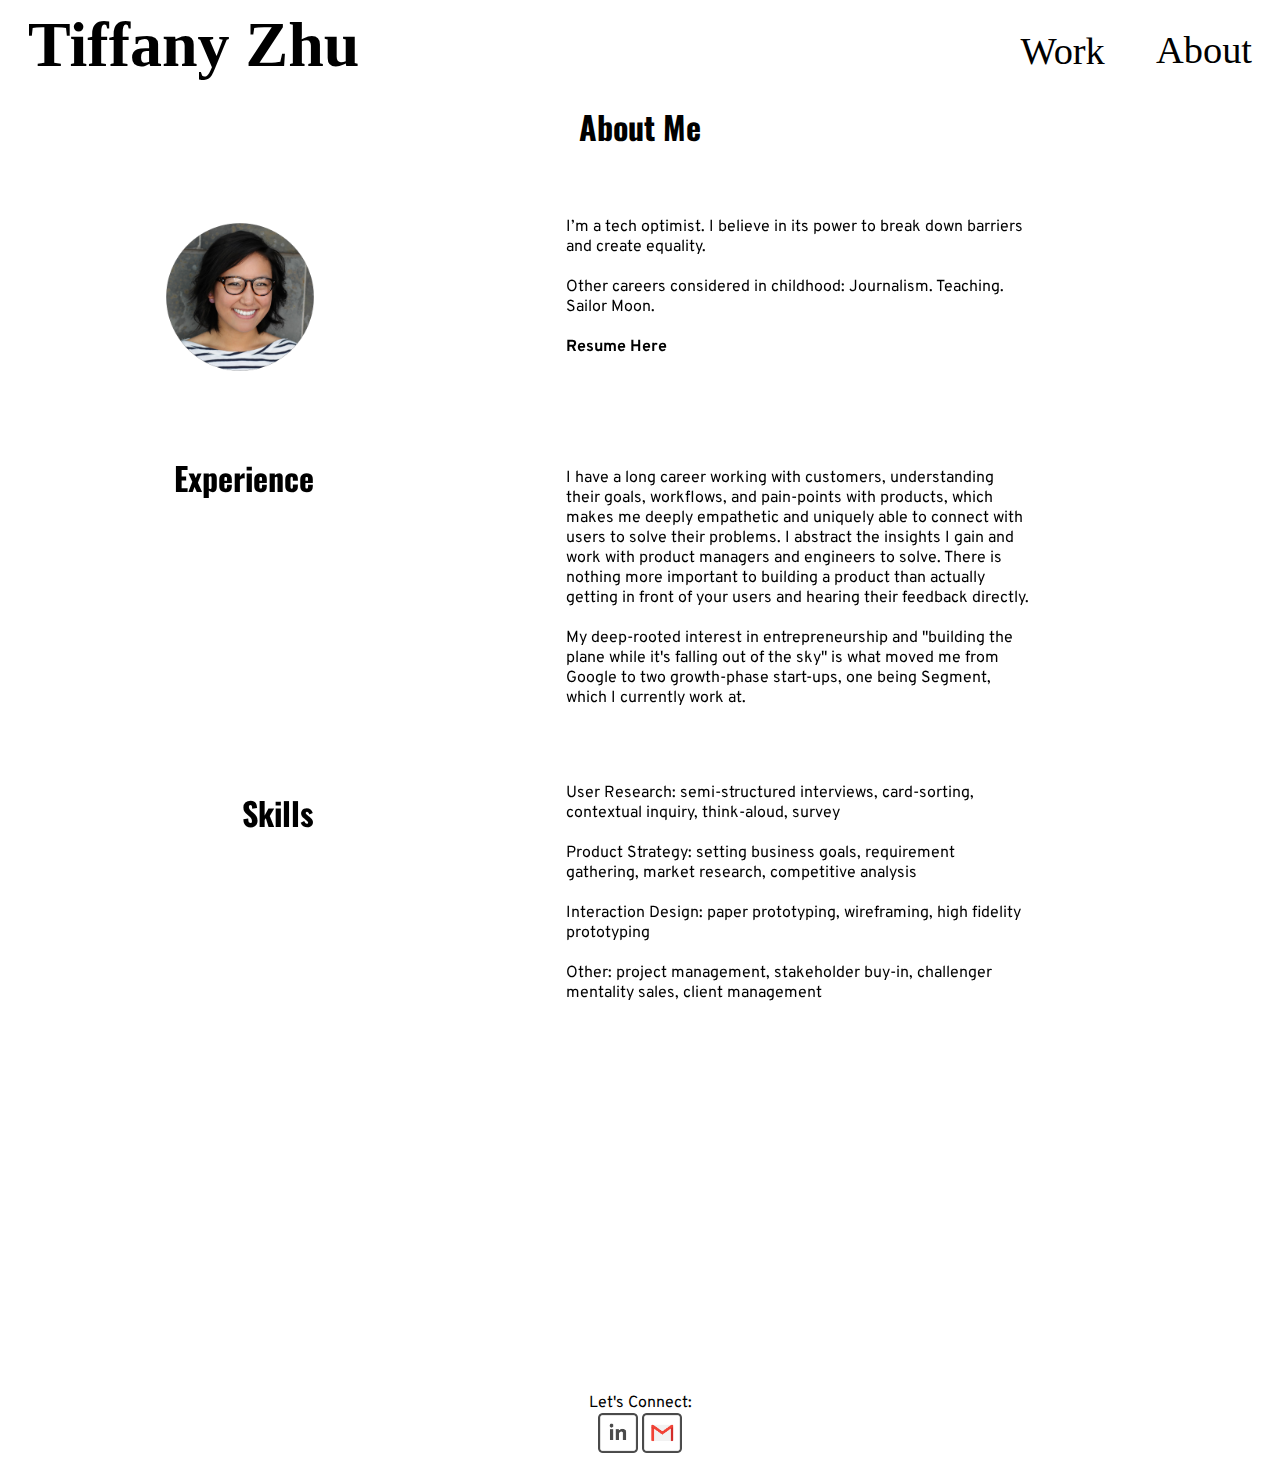
<file: otherpages/about.html>
<!DOCTYPE html>
<html lang="en">
  <head>
    <meta charset="utf-8">
    <meta http-equiv="X-UA-Compatible" content="IE=edge">
    <meta name="viewport" content="width=device-width, initial-scale=1, shrink-to-fit=no">
    <title>About - Tiffany Zhu</title>

    <link href="https://fonts.googleapis.com/css?family=Oswald|Overpass|Permanent+Marker" rel="stylesheet">

    <link href="https://unpkg.com/aos@2.3.1/dist/aos.css" rel="stylesheet">

    <script src="https://unpkg.com/aos@2.3.1/dist/aos.js"></script>

    <link rel="stylesheet" type="text/css" href="../assets/stylesheet.css">

</head>



  <body onload="initAOS()">

      <a href="../index.html"><div class="name-title">Tiffany Zhu</div></a>
        <div class="navbar">
        <div class="dropdown">
        <button class="dropbtn">Work</button>
            <div class="dropdown-content">
              <a href="../knowyourself/knowyourself.html">Jamie</a>
              <a href="../debugger/debugger.html">Debugger</a>
              <a href="#">Chronicle</a>
            </div>
        </div>
        <a href="../otherpages/about.html">
            <div>About</div>
        </a>
    </div>


  <h1>About Me</h1>
  <br>

  <div class="row">
    <div class="column left" data-aos="fade-right">
        <h1 class="header"><img src="../images/general/headshot.png" id="headshot"></h1>
    </div>
    <div class="column right" data-aos="fade-left">
        <p>I’m a tech optimist. I believe in its power to break down barriers and create equality.</p>
        <br>
        <p>Other careers considered in childhood: Journalism. Teaching. Sailor Moon.</p>
        <br>
        <p><a class="link" href="https://drive.google.com/file/d/14m7iC9-4iOdZJTEB2MgdCKEpH44nGPR8/view?usp=sharing" target="_blank">Resume Here</a></p>
    </div>
  </div>
<br>

  <div class="row" >
    <div class="column left" data-aos="fade-right">
        <h1 class="header">Experience</h1>
    </div>
    <div class="column right" data-aos="fade-left">
        <br>
        <p>I have a long career working with customers, understanding their goals, workflows, and pain-points with products, which makes me deeply empathetic and uniquely able to connect with users to solve their problems. I abstract the insights I gain and work with product managers and engineers to solve. There is nothing more important to building a product than actually getting in front of your users and hearing their feedback directly.</p>
        <br>
        <p>My deep-rooted interest in entrepreneurship and "building the plane while it's falling out of the sky" is what moved me from Google to two growth-phase start-ups, one being Segment, which I currently work at.</p>
  </div>
  </div>

  <br>
  <br>

  <div class="row">
    <div class="column left" data-aos="fade-right">
      <h1 class="header">Skills</h1>
    </div>
    <div class="column right" data-aos="fade-left">
        <p>User Research: semi-structured interviews, card-sorting, contextual inquiry, think-aloud, survey</p>
        <br>
        <p>Product Strategy: setting business goals, requirement gathering, market research, competitive analysis</p>
        <br>
        <p>Interaction Design: paper prototyping, wireframing, high fidelity prototyping</p>
        <br>
        <p>Other: project management, stakeholder buy-in, challenger mentality sales, client management</p>
    </div>
  </div>

  <br>
  <br>

  <div class="row">
    <div class="column left" data-aos="fade-right">
        <h1 class="header">Tools</h1>
    </div>
    <div class="column right" data-aos="fade-left">
        <p>Sketch, Figma, Keynote, Adobe Illustrator and InDesign, InVision, Marvel, JIRA, HTML/CSS, Python</p>
    </div>
  </div>
</div>

<br>
<br>

<div class="container">
  <div class="row">
    <div class="column left" data-aos="fade-right">
        <h1 class="header">Contact</h1>
    </div>
    <div class="column right" data-aos="fade-left">
        <p>E-mail - tiffanyzhu729@gmail.com</p>
        <p>LinkedIn - linkedin.com/in/tiffanyzhu</p>
    </div>
  </div>
  <br>
  <br>
  <br>
  <br>


    <div class="connect">
        <div>Let's Connect:</div>
        <img src="../images/general/linkedin.png" id="icon1">
        <img src="../images/general/gmail.png" id="icon2">
    </div>

  </body>

    <script type="text/javascript" src="../assets/main.js"></script>


</html>
</file>
<file: assets/stylesheet.css>
a:link {
    text-decoration: none;
    color: black;
}

a:visited {
    text-decoration: none;
    color: black;
}

a:hover {
    text-decoration: underline;
}

a:active {
    text-decoration: underline;
}

body {
    font-family: 'Overpass', Sans-Serif;
}

h1, iframe {
    font-family: 'Oswald', sans-serif;
    text-align: center;
}

h2, h3, h4 {
    font-family: 'Oswald', sans-serif;
    text-align: left;
    width: 50%;
    margin: 50px auto;
}

p, ol {
    font-family: 'Overpass', Sans-Serif;
    width: 50%;
    text-align: left;
    margin: 0 auto;
}

ul {
  list-style-type: none;
}

iframe {
  width: 100%;
}

.connect {
    margin: 0 auto;
    text-align: center;
}

.emoji {
    height: 40px;
    width: 40px;
}

.name-title {
    display: inline-block;
    font-weight: bold;
    font-family: 'Permanent Marker', Cursive;
    font-size: 5vw;
    margin-left: 20px;
}

.navbar {
    display: flex;
    float: right;
    font-family: 'Permanent Marker', Cursive;
    font-size: 3vw;
    padding-top: 20px;
    margin-right: 20px;
}

.tagline {
    display: block;
    margin-left: auto;
    margin-right: auto;
    padding-bottom: 100px;
    padding-top: 100px;
    width: 50%;
    font-size: 3vw;
    font-family: 'Oswald', sans-serif;
}

.project-wrapper{
  display: grid;
  grid-template-columns: auto auto;
}

.project {
    /*display: block;
    margin-left: auto;
    margin-right: auto;*/
    width: 113%;
}

.link {
    font-weight: bold;
}

.hero-image {
    width: 100vw;
    background-position: center;
    background-repeat: no-repeat;
    background-size: cover;
    position: relative;
}

.monitor {
    width: 100%;
    margin: 0 auto;
    text-align: left;
    position: relative;
    display: inline;
}

.imtip {
  position: absolute;
  bottom: 0;
  right: 50;
  width: 40%;

}

/* images contained in individual portfolio projects*/
.image {
    width: 120%;
    margin: 0 auto;
    text-align: right;
}

.header {
    font-family: 'Oswald', sans-serif;
    text-align: right;
}

.carousel-item {
    width: 60%
    margin: 0 auto;
    text-align: right;
}

/* about me page columns left and right*/
.column {
    float: left;
    padding: 10px;
}

.left {
  width: 25%;
  text-align: right;
}

.right {
  width: 75%;
  margin-top: 15px;
  }

/* Clear floats after the columns */
.row:after {
  content: "";
  display: table;
  clear: both;
}


/*for the Let's Connect bar at the bottom of each page */
#icon1, #icon2 {
    width: 40px;
    display: inline-block;
  }

#headshot {
    width: 50%;
    text-align: right;
}


#content {
    width: 80%;
    float: right;
}

#sidebar {
    width: 20%;
    float: left;
    font-family: 'Permanent Marker', Cursive;
    font-size: 1.5vw;
}

/* The dropdown container */
.dropdown {
  overflow: hidden;
}

/* Dropdown button */
.dropdown .dropbtn {
  font-size: 3vw;
  border: none;
  outline: none;
  color: black;
  padding-right: 4vw;
  background-color: inherit;
  font-family: inherit; /* Important for vertical align on mobile phones */
  margin: 0; /* Important for vertical align on mobile phones */
}

/* Dropdown content (hidden by default) */
.dropdown-content {
  display: none;
  position: absolute;
  background-color: white;
  min-width: 160px;
  box-shadow: 0px 8px 16px 0px rgba(0,0,0,0.2);
  z-index: 1;
}

/* Links inside the dropdown */
.dropdown-content a {
  float: none;
  color: black;
  padding: 12px 16px;
  text-decoration: none;
  display: block;
  text-align: left;
}

/* Show the dropdown menu on hover */
.dropdown:hover .dropdown-content {
  display: block;
}

.dropdown-content a:hover, .dropdown:hover .dropbtn {
    text-decoration: underline;
}

/* W3SCHOOLS SLIDESHOW CODE*/

* {box-sizing: border-box}
.mySlides1, .mySlides2 {display: none}
img {vertical-align: middle;}

/* Slideshow container */
.slideshow-container {
  max-width: 45vw;
  position: relative;
  margin: auto;
}

/* Next & previous buttons */
.prev, .next {
  cursor: pointer;
  position: absolute;
  top: 50%;
  width: auto;
  padding: 16px;
  margin-top: -22px;
  color: white;
  font-weight: bold;
  font-size: 18px;
  transition: 0.6s ease;
  border-radius: 0 3px 3px 0;
  user-select: none;
}

/* Position the "next button" to the right */
.next {
  right: 0;
  border-radius: 3px 0 0 3px;
}

/* On hover, add a grey background color */
.prev, .next {
  background-color: #A9A9A9;
  color: black;
}

.active, .dot:hover {
  background-color: #717171;
}

/* Fading animation */
.fade {
  -webkit-animation-name: fade;
  -webkit-animation-duration: 1.5s;
  animation-name: fade;
  animation-duration: 1.5s;
}

@-webkit-keyframes fade {
  from {opacity: .4}
  to {opacity: 1}
}

@keyframes fade {
  from {opacity: .4}
  to {opacity: 1}
}



/* Responsive layout - when the screen is less than 600px wide, make the two columns stack on top of each other instead of next to each other */
@media screen and (max-width: 600px) {
    .header {
      text-align: center;
    }

    .column {
        width: 100%;
    }

    .sticky-top {
      position: relative;
      margin-top: 0 !important;
    }

    #sidebar {
        width: 100%;
      }

    .project {
    display: block;
    margin-left: auto;
    margin-right: auto;
    width: 100%;
}

}


/* Medium devices (landscape tablets, 768px and up) */
@media only screen and (max-width: 768px) {...}


/* Extra large devices (large laptops and desktops, 1200px and up) */
@media only screen and (min-width: 1200px) {...}
</file>
